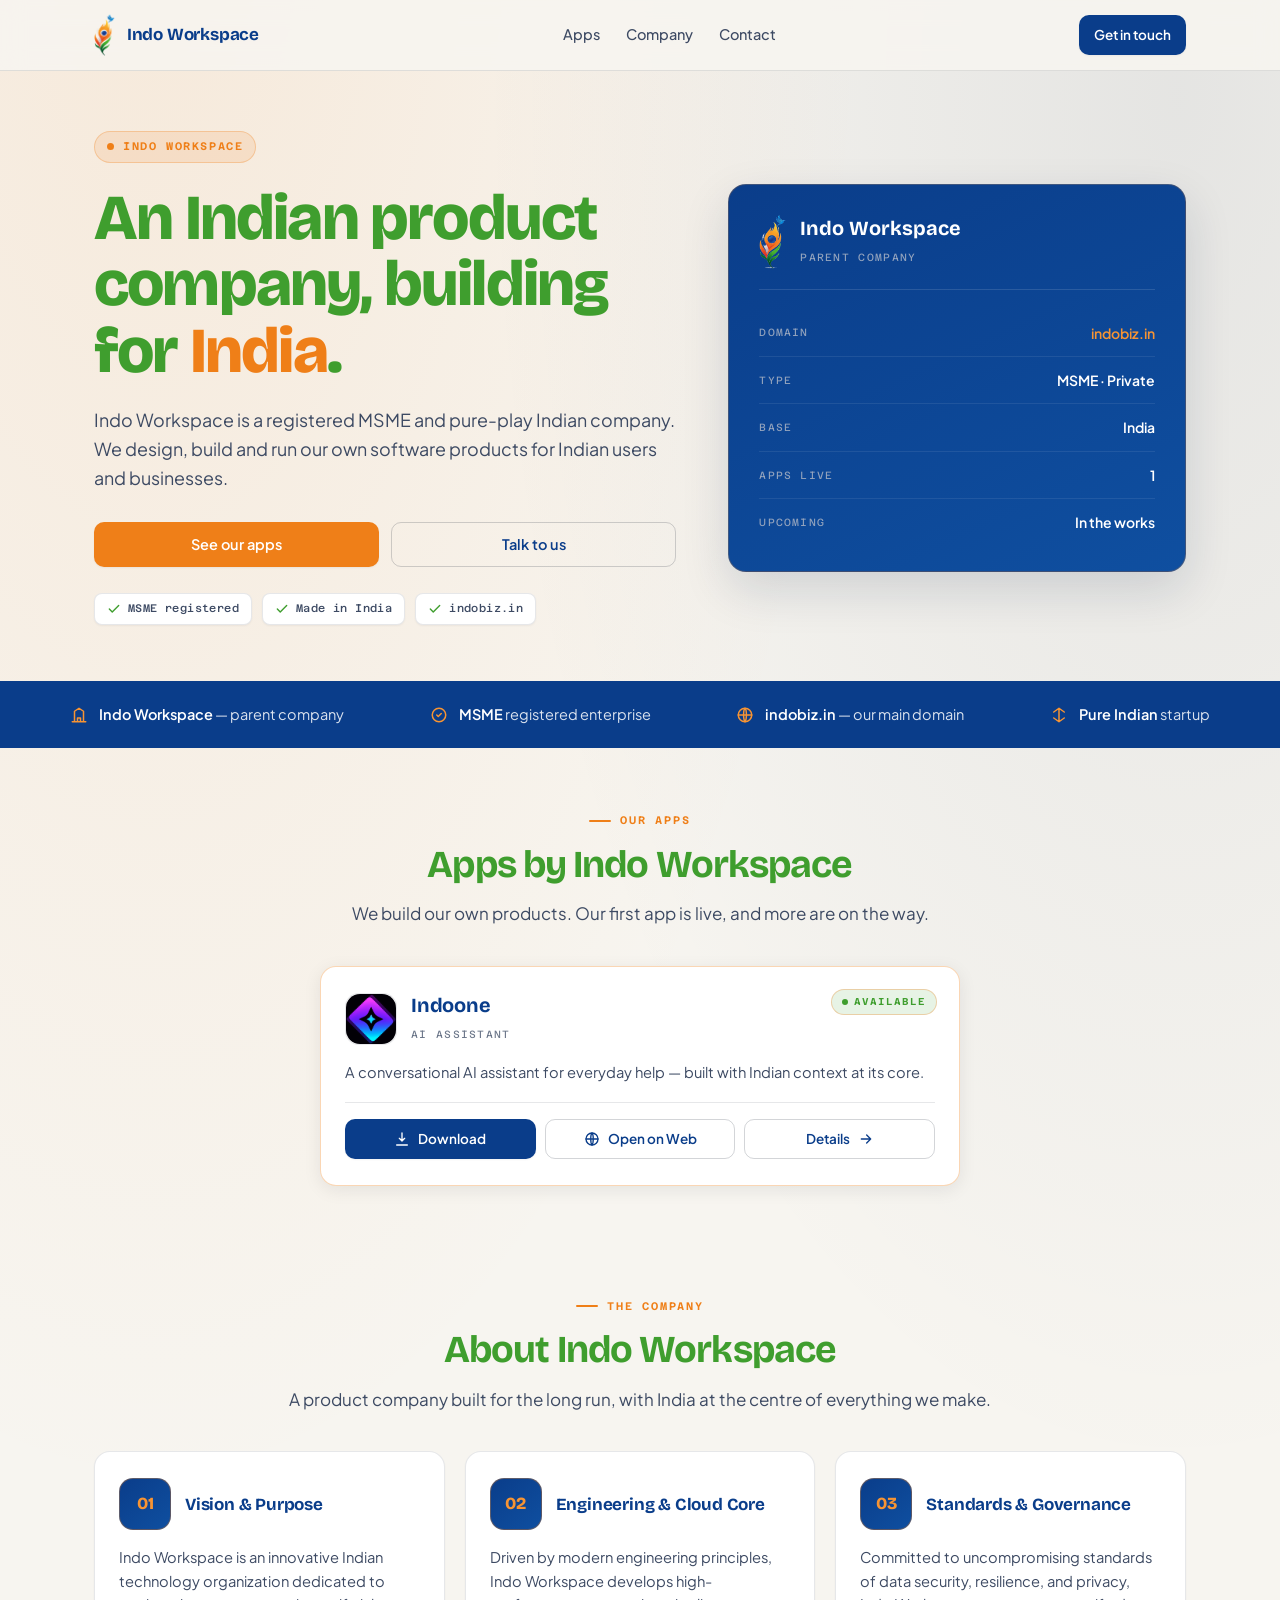
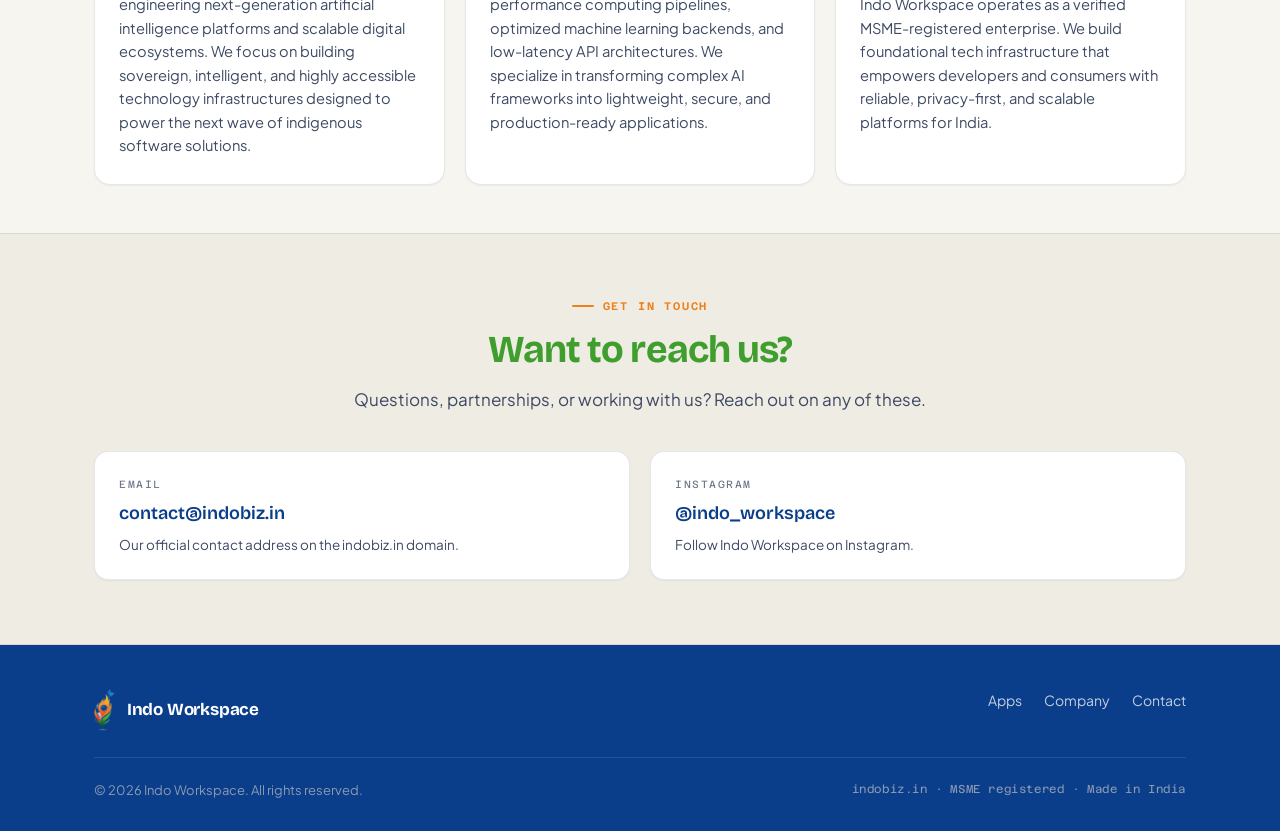
<file: index.html>
<!DOCTYPE html>
<html lang="en">
<head>
<meta charset="UTF-8">
<meta name="viewport" content="width=device-width, initial-scale=1.0">
<title>Indo Workspace</title>
<link rel="icon" type="image/png" href="assets/img/favicon.png">
<link rel="icon" href="/favicon.ico" sizes="any">
<link rel="canonical" href="https://indobiz.in/">
<script type="application/ld+json">
{
  "@context": "https://schema.org",
  "@graph": [
    {
      "@type": "WebSite",
      "name": "Indo Workspace",
      "url": "https://indobiz.in/",
      "inLanguage": "en-IN",
      "publisher": {
        "@id": "https://indobiz.in/#org"
      }
    },
    {
      "@type": "Organization",
      "@id": "https://indobiz.in/#org",
      "name": "Indo Workspace",
      "url": "https://indobiz.in/",
      "logo": "https://indobiz.in/assets/img/emblem.png",
      "description": "Indo Workspace is a registered MSME and pure-play Indian product company. We design, build and run our own software products for Indian users and businesses.",
      "foundingDate": "2026",
      "email": "contact@indobiz.in",
      "address": {
        "@type": "PostalAddress",
        "addressLocality": "Mandya",
        "addressRegion": "Karnataka",
        "addressCountry": "IN"
      },
      "areaServed": {
        "@type": "Country",
        "name": "India"
      },
      "sameAs": [
        "https://www.instagram.com/indo_workspace"
      ]
    }
  ]
}
</script>

<meta name="description" content="Indo Workspace is a registered MSME and pure-play Indian product company. We build our own apps for Indian users and businesses.">
<meta property="og:type" content="website">
<meta property="og:site_name" content="Indo Workspace">
<meta property="og:title" content="Indo Workspace">
<meta property="og:description" content="Indo Workspace is a registered MSME and pure-play Indian product company. We build our own apps for Indian users and businesses.">
<meta property="og:url" content="https://indobiz.in/">
<meta property="og:image" content="https://indobiz.in/assets/img/og-image.png">
<meta property="og:image:width" content="1200">
<meta property="og:image:height" content="630">
<meta name="twitter:card" content="summary_large_image">
<meta name="twitter:title" content="Indo Workspace">
<meta name="twitter:description" content="Indo Workspace is a registered MSME and pure-play Indian product company. We build our own apps for Indian users and businesses.">
<meta name="twitter:image" content="https://indobiz.in/assets/img/og-image.png">

<link rel="preconnect" href="https://fonts.googleapis.com">
<link rel="preconnect" href="https://fonts.gstatic.com" crossorigin>
<link href="https://fonts.googleapis.com/css2?family=Bricolage+Grotesque:opsz,wght@12..96,500;12..96,600;12..96,700;12..96,800&family=Plus+Jakarta+Sans:wght@400;500;600;700&family=Azeret+Mono:wght@400;500;600&display=swap" rel="stylesheet">
<link rel="stylesheet" href="assets/css/style.css">
</head>
<body>

<!-- NAV -->
<header class="nav">
  <div class="nav__inner">
    <a class="brand" href="#top" style="text-decoration:none">
      <img class="brand__mark" src="assets/img/emblem.png" alt="Indo Workspace">
      <span class="brand__text">
        <span class="brand__name">Indo Workspace</span>
      </span>
    </a>
    <nav class="nav__links">
      <a href="#apps">Apps</a>
      <a href="#company">Company</a>
      <a href="#contact">Contact</a>
    </nav>
    <a class="btn btn--primary btn--sm" href="#contact">Get in touch</a>
  </div>
</header>

<!-- HERO — Indo Workspace -->
<section class="hero" id="top">
  <div class="wrap hero__inner">
    <div>
      <span class="eyebrow reveal" style="--i:0">Indo Workspace</span>
      <h1 class="reveal" style="--i:1">An Indian product<br>company, building<br>for <em>India</em>.</h1>
      <p class="hero__lead reveal" style="--i:2">
        Indo Workspace is a registered MSME and pure-play Indian company. We design, build and run
        our own software products for Indian users and businesses.
      </p>
      <div class="hero__cta reveal" style="--i:3">
        <a class="btn btn--gold" href="#apps">See our apps</a>
        <a class="btn btn--ghost" href="#contact">Talk to us</a>
      </div>
      <div class="hero__meta reveal" style="--i:4">
        <span class="pill"><svg viewBox="0 0 24 24"><path d="M20 6 9 17l-5-5"/></svg>MSME registered</span>
        <span class="pill"><svg viewBox="0 0 24 24"><path d="M20 6 9 17l-5-5"/></svg>Made in India</span>
        <span class="pill"><svg viewBox="0 0 24 24"><path d="M20 6 9 17l-5-5"/></svg>indobiz.in</span>
      </div>
    </div>

    <div class="snap">
      <div class="snap__top">
        <img class="snap__mark" src="assets/img/emblem.png" alt="Indo Workspace">
        <span>
          <span class="snap__name">Indo Workspace</span><br>
          <span class="snap__tag">Parent company</span>
        </span>
      </div>
      <div class="snap__rows">
        <div class="snap__row"><span class="k">Domain</span><span class="v gold">indobiz.in</span></div>
        <div class="snap__row"><span class="k">Type</span><span class="v">MSME · Private</span></div>
        <div class="snap__row"><span class="k">Base</span><span class="v">India</span></div>
        <div class="snap__row"><span class="k">Apps live</span><span class="v">1</span></div>
        <div class="snap__row"><span class="k">Upcoming</span><span class="v">In the works</span></div>
      </div>
    </div>
  </div>
</section>

<!-- TRUST STRIP -->
<section class="trust">
  <div class="wrap trust__inner">
    <div class="trust__item"><svg viewBox="0 0 24 24"><path d="M3 21h18M6 21V7l6-4 6 4v14M10 21v-5h4v5"/></svg><span><b>Indo Workspace</b> — parent company</span></div>
    <div class="trust__item"><svg viewBox="0 0 24 24"><path d="M9 12l2 2 4-4"/><circle cx="12" cy="12" r="9"/></svg><span><b>MSME</b> registered enterprise</span></div>
    <div class="trust__item"><svg viewBox="0 0 24 24"><circle cx="12" cy="12" r="9"/><path d="M3 12h18M12 3c2.5 2.5 2.5 15 0 18M12 3c-2.5 2.5-2.5 15 0 18"/></svg><span><b>indobiz.in</b> — our main domain</span></div>
    <div class="trust__item"><svg viewBox="0 0 24 24"><path d="M12 3v18M5 8l7-5 7 5M5 16l7 5 7-5"/></svg><span><b>Pure Indian</b> startup</span></div>
  </div>
</section>

<!-- APPS -->
<section class="sec" id="apps">
  <div class="wrap">
    <div class="sec-head sec-head--center">
      <div class="kicker">Our apps</div>
      <h2>Apps by Indo Workspace</h2>
      <p>We build our own products. Our first app is live, and more are on the way.</p>
    </div>

    <div class="apps-grid" style="grid-template-columns:minmax(0,1fr);max-width:640px;margin:0 auto">
      <!-- Indoone -->
      <div class="appcard appcard--live reveal" style="--i:0">
        <span class="badge badge--live">Available</span>
        <div class="appcard__head">
          <span class="appcard__icon appcard__icon--img"><img src="apps/indoone/assets/logo.png" alt="Indoone logo"></span>
          <span>
            <span class="appcard__name">Indoone</span><br>
            <span class="appcard__cat">AI Assistant</span>
          </span>
        </div>
        <p class="appcard__desc">
          A conversational AI assistant for everyday help — built with Indian context at its core.
        </p>
        <div class="appcard__foot">
          <a class="btn btn--primary btn--sm" href="#"><svg viewBox="0 0 24 24"><path d="M12 3v12m0 0l-4-4m4 4l4-4M4 21h16"/></svg>Download</a>
          <a class="btn btn--ghost btn--sm" href="https://indooneteam.github.io/indoone/" target="_blank" rel="noopener"><svg viewBox="0 0 24 24"><circle cx="12" cy="12" r="9"/><path d="M3 12h18M12 3c2.5 2.5 2.5 15 0 18M12 3c-2.5 2.5-2.5 15 0 18"/></svg>Open on Web</a>
          <a class="btn btn--ghost btn--sm" href="apps/indoone/">Details<svg viewBox="0 0 24 24"><path d="M5 12h14M13 6l6 6-6 6"/></svg></a>
        </div>
      </div>
    </div>
  </div>
</section>

<!-- COMPANY -->
<section class="sec sec--tight" id="company">
  <div class="wrap">
    <div class="sec-head sec-head--center">
      <div class="kicker">The company</div>
      <h2>About Indo Workspace</h2>
      <p>A product company built for the long run, with India at the centre of everything we make.</p>
    </div>
    <div class="apps-grid apps-grid--3">
      <div class="appcard reveal" style="--i:0">
        <div class="appcard__head">
          <span class="appcard__icon" style="font-size:17px">01</span>
          <span><span class="appcard__name" style="font-size:17px">Vision &amp; Purpose</span></span>
        </div>
        <p class="appcard__desc" style="margin-bottom:0">Indo Workspace is an innovative Indian technology organization dedicated to engineering next-generation artificial intelligence platforms and scalable digital ecosystems. We focus on building sovereign, intelligent, and highly accessible technology infrastructures designed to power the next wave of indigenous software solutions.</p>
      </div>
      <div class="appcard reveal" style="--i:1">
        <div class="appcard__head">
          <span class="appcard__icon" style="font-size:17px">02</span>
          <span><span class="appcard__name" style="font-size:17px">Engineering &amp; Cloud Core</span></span>
        </div>
        <p class="appcard__desc" style="margin-bottom:0">Driven by modern engineering principles, Indo Workspace develops high-performance computing pipelines, optimized machine learning backends, and low-latency API architectures. We specialize in transforming complex AI frameworks into lightweight, secure, and production-ready applications.</p>
      </div>
      <div class="appcard reveal" style="--i:2">
        <div class="appcard__head">
          <span class="appcard__icon" style="font-size:17px">03</span>
          <span><span class="appcard__name" style="font-size:17px">Standards &amp; Governance</span></span>
        </div>
        <p class="appcard__desc" style="margin-bottom:0">Committed to uncompromising standards of data security, resilience, and privacy, Indo Workspace operates as a verified MSME-registered enterprise. We build foundational tech infrastructure that empowers developers and consumers with reliable, privacy-first, and scalable platforms for India.</p>
      </div>
    </div>
  </div>
</section>

<!-- CONTACT (last section on the main screen) -->
<section class="sec contact" id="contact">
  <div class="wrap">
    <div class="sec-head sec-head--center">
      <div class="kicker">Get in touch</div>
      <h2>Want to reach us?</h2>
      <p>Questions, partnerships, or working with us? Reach out on any of these.</p>
    </div>
    <div class="contact__grid contact__grid--2">
      <a class="ccard" href="mailto:contact@indobiz.in">
        <span class="ccard__label">Email</span>
        <span class="ccard__val">contact@indobiz.in</span>
        <span class="ccard__note">Our official contact address on the indobiz.in domain.</span>
      </a>
      <a class="ccard" href="https://instagram.com/indo_workspace">
        <span class="ccard__label">Instagram</span>
        <span class="ccard__val">@indo_workspace</span>
        <span class="ccard__note">Follow Indo Workspace on Instagram.</span>
      </a>
    </div>
  </div>
</section>

<!-- FOOTER -->
<footer>
  <div class="wrap">
    <div class="foot__top">
      <div class="foot__brand">
        <img class="brand__mark" src="assets/img/emblem.png" alt="Indo Workspace">
        <span class="brand__text">
          <span class="brand__name">Indo Workspace</span>
        </span>
      </div>
      <div class="foot__links">
        <a href="#apps">Apps</a>
        <a href="#company">Company</a>
        <a href="#contact">Contact</a>
      </div>
    </div>
    <div class="foot__bottom">
      <span>© 2026 Indo Workspace. All rights reserved.</span>
      <span class="mono">indobiz.in · MSME registered · Made in India</span>
    </div>
  </div>
</footer>

</body>
</html>
</file>
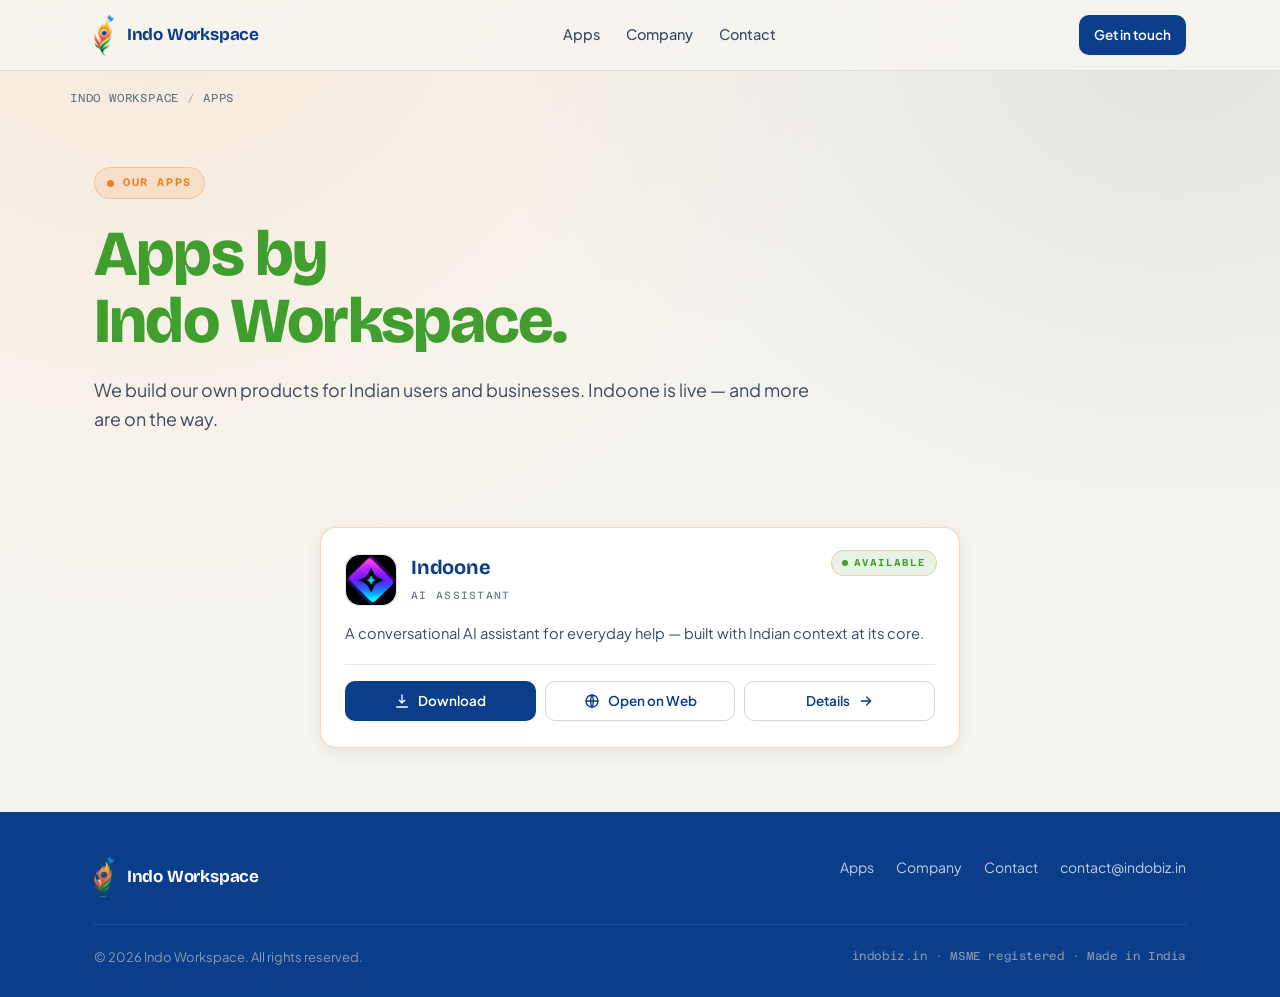
<file: apps/index.html>
<!DOCTYPE html>
<html lang="en">
<head>
<meta charset="UTF-8">
<meta name="viewport" content="width=device-width, initial-scale=1.0">
<title>Indo Workspace</title>
<link rel="icon" type="image/png" href="../assets/img/favicon.png">
<meta name="description" content="Apps by Indo Workspace: Indoone, our AI assistant, and more on the way.">
<link rel="canonical" href="https://indobiz.in/apps/">
<meta property="og:type" content="website">
<meta property="og:site_name" content="Indo Workspace">
<meta property="og:title" content="Apps by Indo Workspace">
<meta property="og:description" content="Apps built by Indo Workspace &mdash; our own products for Indian users and businesses.">
<meta property="og:url" content="https://indobiz.in/apps/">
<meta property="og:image" content="https://indobiz.in/assets/img/og-image.png">
<meta property="og:image:width" content="1200">
<meta property="og:image:height" content="630">
<meta name="twitter:card" content="summary_large_image">
<meta name="twitter:title" content="Apps by Indo Workspace">
<meta name="twitter:description" content="Apps built by Indo Workspace &mdash; our own products for Indian users and businesses.">
<meta name="twitter:image" content="https://indobiz.in/assets/img/og-image.png">
<script type="application/ld+json">
{
  "@context": "https://schema.org",
  "@type": "CollectionPage",
  "name": "Apps by Indo Workspace",
  "url": "https://indobiz.in/apps/",
  "isPartOf": {
    "@type": "WebSite",
    "name": "Indo Workspace",
    "url": "https://indobiz.in/"
  }
}
</script>

<link rel="preconnect" href="https://fonts.googleapis.com">
<link rel="preconnect" href="https://fonts.gstatic.com" crossorigin>
<link href="https://fonts.googleapis.com/css2?family=Bricolage+Grotesque:opsz,wght@12..96,500;12..96,600;12..96,700;12..96,800&family=Plus+Jakarta+Sans:wght@400;500;600;700&family=Azeret+Mono:wght@400;500;600&display=swap" rel="stylesheet">
<link rel="stylesheet" href="../assets/css/style.css">
</head>
<body>

<header class="nav">
  <div class="nav__inner">
    <a class="brand" href="../" style="text-decoration:none">
      <img class="brand__mark" src="../assets/img/emblem.png" alt="Indo Workspace">
      <span class="brand__text"><span class="brand__name">Indo Workspace</span></span>
    </a>
    <nav class="nav__links">
      <a href="./">Apps</a>
      <a href="../#company">Company</a>
      <a href="../contact/">Contact</a>
    </nav>
    <a class="btn btn--primary btn--sm" href="../contact/">Get in touch</a>
  </div>
</header>

<div class="wrap crumbs"><a href="../">Indo Workspace</a><span>/</span>Apps</div>

<section class="hero">
  <div class="wrap">
    <span class="eyebrow">Our apps</span>
    <h1>Apps by<br>Indo Workspace.</h1>
    <p class="hero__lead">We build our own products for Indian users and businesses. Indoone is live &mdash; and more are on the way.</p>
  </div>
</section>

<section class="sec" style="padding-top:8px">
  <div class="wrap">
    <div class="apps-grid" style="grid-template-columns:minmax(0,1fr);max-width:640px;margin:0 auto">
      <div class="appcard appcard--live">
        <span class="badge badge--live">Available</span>
        <div class="appcard__head">
          <span class="appcard__icon appcard__icon--img"><img src="indoone/assets/logo.png" alt="Indoone logo"></span>
          <span><span class="appcard__name">Indoone</span><br><span class="appcard__cat">AI Assistant</span></span>
        </div>
        <p class="appcard__desc">A conversational AI assistant for everyday help &mdash; built with Indian context at its core.</p>
        <div class="appcard__foot">
          <a class="btn btn--primary btn--sm" href="#"><svg viewBox="0 0 24 24"><path d="M12 3v12m0 0l-4-4m4 4l4-4M4 21h16"/></svg>Download</a>
          <a class="btn btn--ghost btn--sm" href="https://indooneteam.github.io/indoone/" target="_blank" rel="noopener"><svg viewBox="0 0 24 24"><circle cx="12" cy="12" r="9"/><path d="M3 12h18M12 3c2.5 2.5 2.5 15 0 18M12 3c-2.5 2.5-2.5 15 0 18"/></svg>Open on Web</a>
          <a class="btn btn--ghost btn--sm" href="indoone/">Details<svg viewBox="0 0 24 24"><path d="M5 12h14M13 6l6 6-6 6"/></svg></a>
        </div>
      </div>
    </div>
  </div>
</section>

<footer>
  <div class="wrap">
    <div class="foot__top">
      <div class="foot__brand">
        <img class="brand__mark" src="../assets/img/emblem.png" alt="Indo Workspace">
        <span class="brand__text"><span class="brand__name">Indo Workspace</span></span>
      </div>
      <div class="foot__links">
        <a href="./">Apps</a>
        <a href="../#company">Company</a>
        <a href="../contact/">Contact</a>
        <a href="mailto:contact@indobiz.in">contact@indobiz.in</a>
      </div>
    </div>
    <div class="foot__bottom">
      <span>&copy; 2026 Indo Workspace. All rights reserved.</span>
      <span class="mono">indobiz.in &middot; MSME registered &middot; Made in India</span>
    </div>
  </div>
</footer>

</body>
</html>
</file>
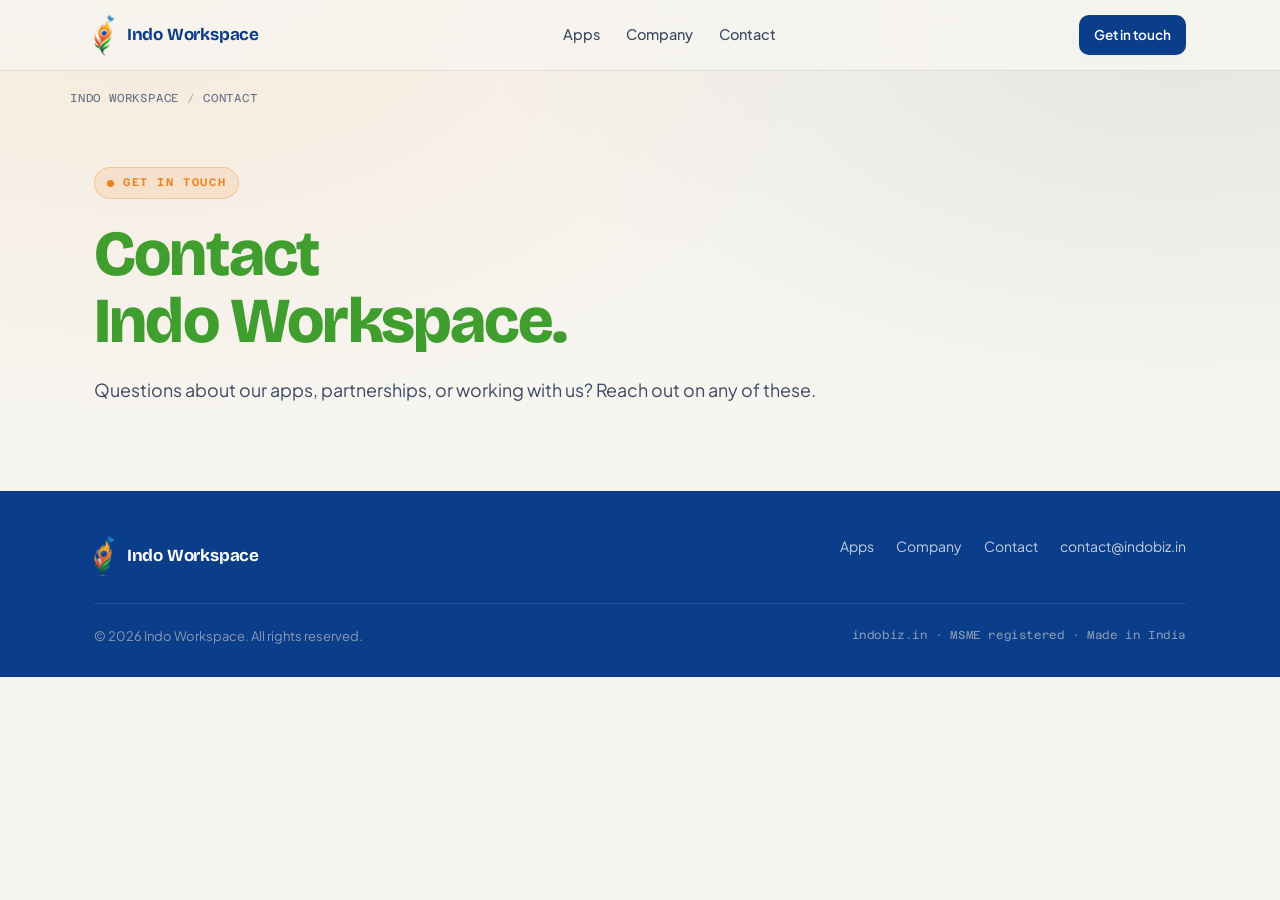
<file: contact/index.html>
<!DOCTYPE html>
<html lang="en">
<head>
<meta charset="UTF-8">
<meta name="viewport" content="width=device-width, initial-scale=1.0">
<title>Indo Workspace</title>
<link rel="icon" type="image/png" href="../assets/img/favicon.png">
<meta name="description" content="Contact Indo Workspace &mdash; email, Instagram and more.">
<link rel="canonical" href="https://indobiz.in/contact/">
<meta property="og:type" content="website">
<meta property="og:site_name" content="Indo Workspace">
<meta property="og:title" content="Contact Indo Workspace">
<meta property="og:description" content="Get in touch with Indo Workspace &mdash; email and Instagram.">
<meta property="og:url" content="https://indobiz.in/contact/">
<meta property="og:image" content="https://indobiz.in/assets/img/og-image.png">
<meta property="og:image:width" content="1200">
<meta property="og:image:height" content="630">
<meta name="twitter:card" content="summary_large_image">
<meta name="twitter:title" content="Contact Indo Workspace">
<meta name="twitter:description" content="Get in touch with Indo Workspace &mdash; email and Instagram.">
<meta name="twitter:image" content="https://indobiz.in/assets/img/og-image.png">
<script type="application/ld+json">
{
  "@context": "https://schema.org",
  "@type": "ContactPage",
  "name": "Contact Indo Workspace",
  "url": "https://indobiz.in/contact/",
  "about": {
    "@type": "Organization",
    "name": "Indo Workspace",
    "url": "https://indobiz.in/",
    "email": "contact@indobiz.in"
  }
}
</script>

<link rel="preconnect" href="https://fonts.googleapis.com">
<link rel="preconnect" href="https://fonts.gstatic.com" crossorigin>
<link href="https://fonts.googleapis.com/css2?family=Bricolage+Grotesque:opsz,wght@12..96,500;12..96,600;12..96,700;12..96,800&family=Plus+Jakarta+Sans:wght@400;500;600;700&family=Azeret+Mono:wght@400;500;600&display=swap" rel="stylesheet">
<link rel="stylesheet" href="../assets/css/style.css">
</head>
<body>

<header class="nav">
  <div class="nav__inner">
    <a class="brand" href="../" style="text-decoration:none">
      <img class="brand__mark" src="../assets/img/emblem.png" alt="Indo Workspace">
      <span class="brand__text"><span class="brand__name">Indo Workspace</span></span>
    </a>
    <nav class="nav__links">
      <a href="../apps/">Apps</a>
      <a href="../#company">Company</a>
      <a href="./">Contact</a>
    </nav>
    <a class="btn btn--primary btn--sm" href="./">Get in touch</a>
  </div>
</header>

<div class="wrap crumbs"><a href="../">Indo Workspace</a><span>/</span>Contact</div>

<section class="hero">
  <div class="wrap">
    <span class="eyebrow">Get in touch</span>
    <h1>Contact<br>Indo Workspace.</h1>
    <p class="hero__lead">Questions about our apps, partnerships, or working with us? Reach out on any of these.</p>
  </div>
</section>

<footer>
  <div class="wrap">
    <div class="foot__top">
      <div class="foot__brand">
        <img class="brand__mark" src="../assets/img/emblem.png" alt="Indo Workspace">
        <span class="brand__text"><span class="brand__name">Indo Workspace</span></span>
      </div>
      <div class="foot__links">
        <a href="../apps/">Apps</a>
        <a href="../#company">Company</a>
        <a href="./">Contact</a>
        <a href="mailto:contact@indobiz.in">contact@indobiz.in</a>
      </div>
    </div>
    <div class="foot__bottom">
      <span>&copy; 2026 Indo Workspace. All rights reserved.</span>
      <span class="mono">indobiz.in &middot; MSME registered &middot; Made in India</span>
    </div>
  </div>
</footer>

</body>
</html>
</file>
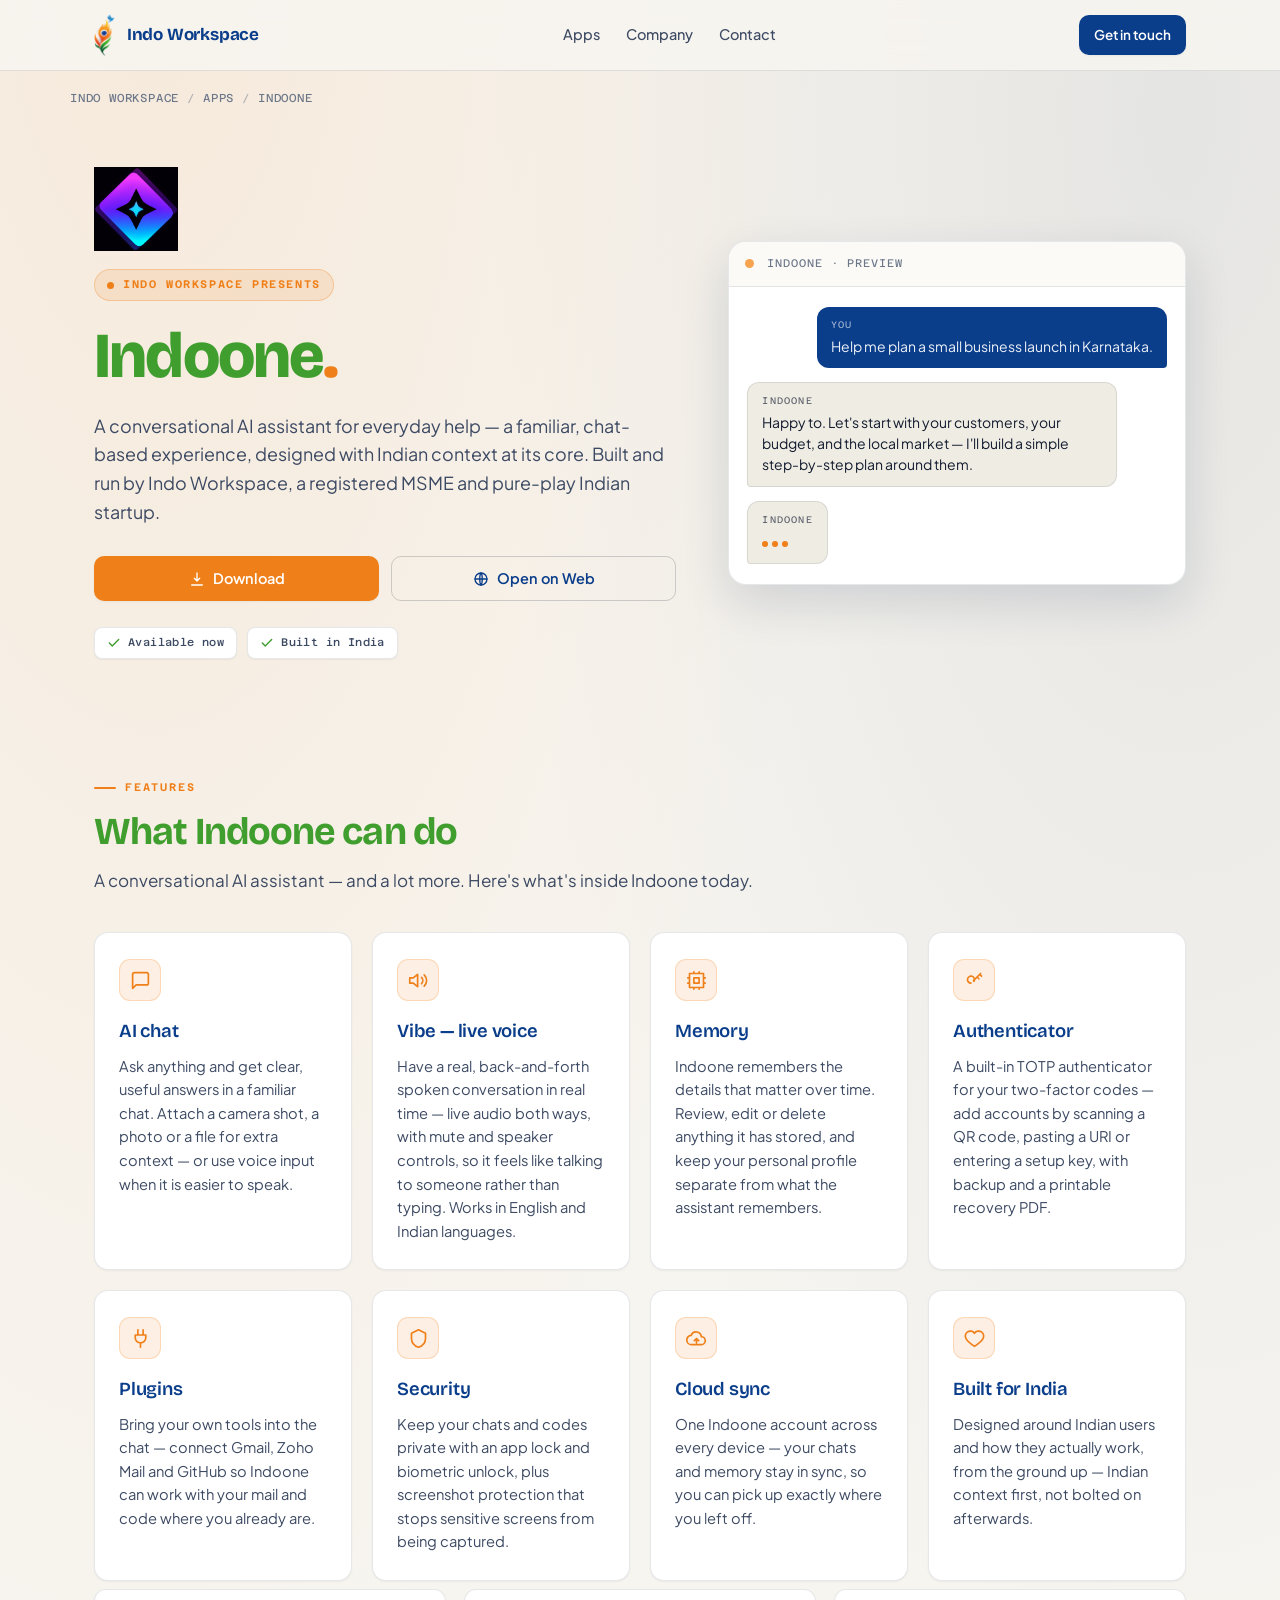
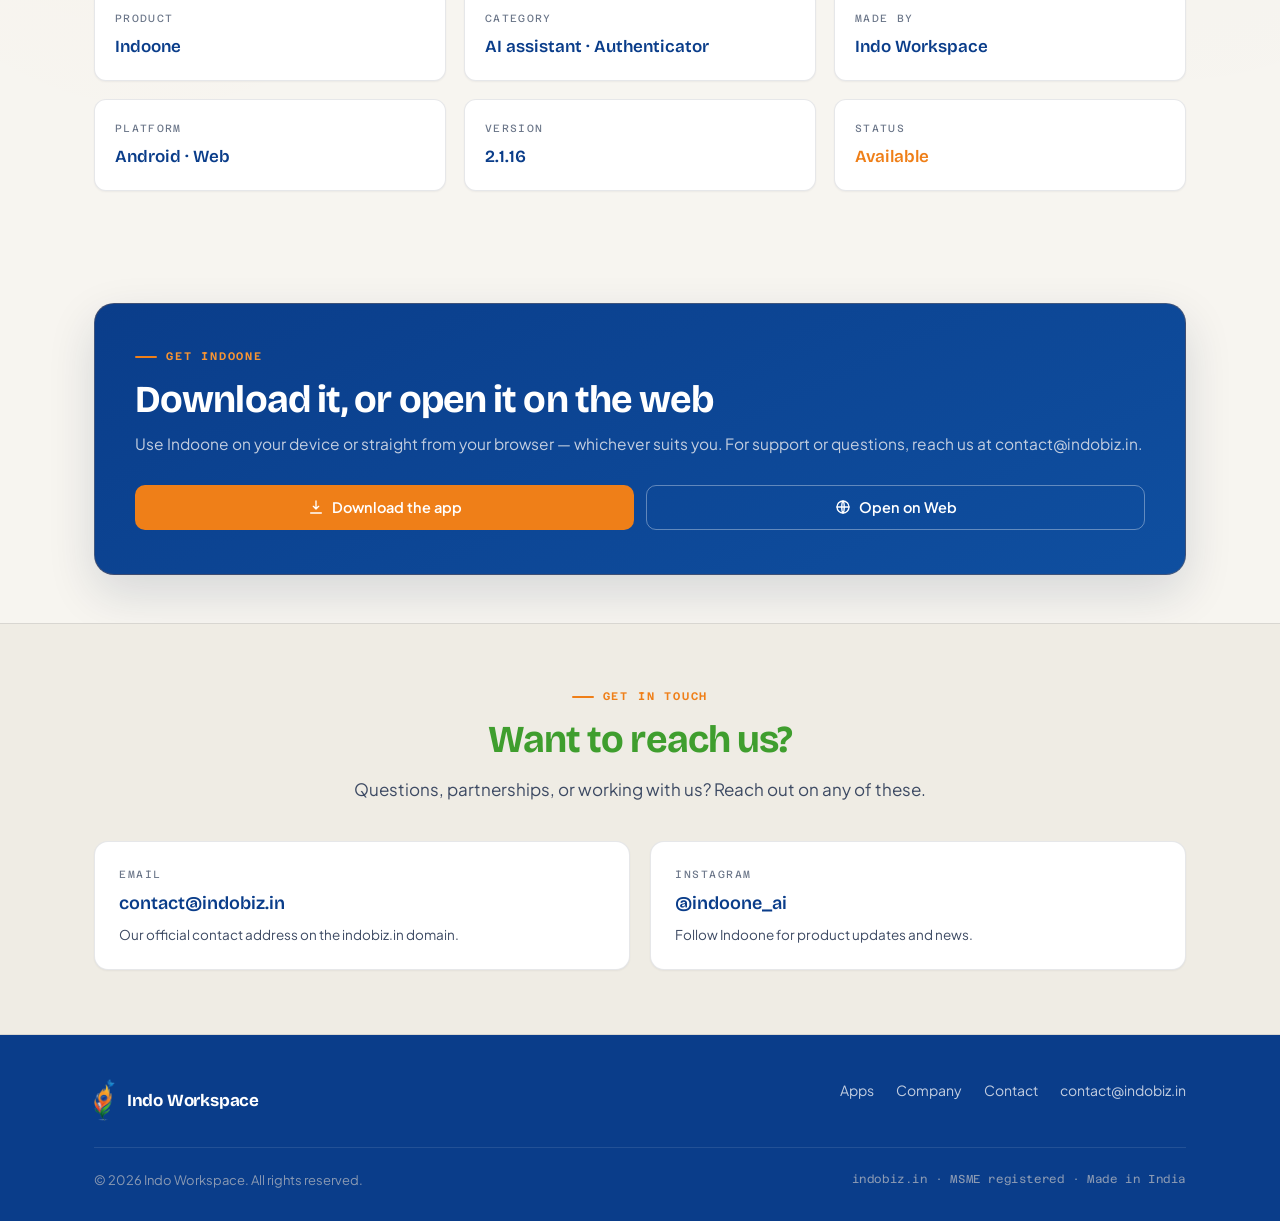
<file: apps/indoone/index.html>
<!DOCTYPE html>
<html lang="en">
<head>
<meta charset="UTF-8">
<meta name="viewport" content="width=device-width, initial-scale=1.0">
<title>Indo Workspace</title>
<link rel="icon" type="image/png" href="../../assets/img/favicon.png">
<meta name="description" content="Indoone is a conversational AI assistant built with Indian context at its core, by Indo Workspace. Download it, open it on the web, or learn more.">
<link rel="canonical" href="https://indobiz.in/apps/indoone/">
<meta property="og:type" content="website">
<meta property="og:site_name" content="Indo Workspace">
<meta property="og:title" content="Indoone &mdash; AI assistant by Indo Workspace">
<meta property="og:description" content="A conversational AI assistant for everyday help &mdash; built with Indian context at its core.">
<meta property="og:url" content="https://indobiz.in/apps/indoone/">
<meta property="og:image" content="https://indobiz.in/assets/img/og-image.png">
<meta property="og:image:width" content="1200">
<meta property="og:image:height" content="630">
<meta name="twitter:card" content="summary_large_image">
<meta name="twitter:title" content="Indoone &mdash; AI assistant by Indo Workspace">
<meta name="twitter:description" content="A conversational AI assistant for everyday help &mdash; built with Indian context at its core.">
<meta name="twitter:image" content="https://indobiz.in/assets/img/og-image.png">
<script type="application/ld+json">
{
  "@context": "https://schema.org",
  "@type": "SoftwareApplication",
  "name": "Indoone",
  "applicationCategory": "BusinessApplication",
  "operatingSystem": "Android, Web",
  "url": "https://indooneteam.github.io/indoone/",
  "description": "A conversational AI assistant for everyday help, built with Indian context at its core.",
  "publisher": {
    "@type": "Organization",
    "name": "Indo Workspace",
    "url": "https://indobiz.in/"
  },
  "sameAs": [
    "https://www.instagram.com/indoone_ai"
  ]
}
</script>

<link rel="preconnect" href="https://fonts.googleapis.com">
<link rel="preconnect" href="https://fonts.gstatic.com" crossorigin>
<link href="https://fonts.googleapis.com/css2?family=Bricolage+Grotesque:opsz,wght@12..96,500;12..96,600;12..96,700;12..96,800&family=Plus+Jakarta+Sans:wght@400;500;600;700&family=Azeret+Mono:wght@400;500;600&display=swap" rel="stylesheet">
<link rel="stylesheet" href="../../assets/css/style.css">
</head>
<body>

<!-- NAV -->
<header class="nav">
  <div class="nav__inner">
    <a class="brand" href="../../" style="text-decoration:none">
      <img class="brand__mark" src="../../assets/img/emblem.png" alt="Indo Workspace">
      <span class="brand__text">
        <span class="brand__name">Indo Workspace</span>
      </span>
    </a>
    <nav class="nav__links">
      <a href="../">Apps</a>
      <a href="../../#company">Company</a>
      <a href="../../contact/">Contact</a>
    </nav>
    <a class="btn btn--primary btn--sm" href="../../contact/">Get in touch</a>
  </div>
</header>

<div class="wrap crumbs"><a href="../../">Indo Workspace</a><span>/</span><a href="../">Apps</a><span>/</span>Indoone</div>

<!-- HERO -->
<section class="hero">
  <div class="wrap hero__inner">
    <div>
      <img class="applogo reveal" style="--i:0" src="assets/logo.png" alt="Indoone logo">
      <span class="eyebrow reveal" style="--i:1">Indo Workspace presents</span>
      <h1 class="reveal" style="--i:1">Indoone<em>.</em></h1>
      <p class="hero__lead reveal" style="--i:2">
        A conversational AI assistant for everyday help — a familiar, chat-based experience,
        designed with Indian context at its core. Built and run by Indo Workspace, a registered MSME
        and pure-play Indian startup.
      </p>
      <div class="hero__cta reveal" style="--i:3">
        <a class="btn btn--gold" href="https://indooneteam.github.io/indoone/" target="_blank" rel="noopener"><svg viewBox="0 0 24 24"><path d="M12 3v12m0 0l-4-4m4 4l4-4M4 21h16"/></svg>Download</a>
        <a class="btn btn--ghost" href="https://indooneteam.github.io/indoone/" target="_blank" rel="noopener"><svg viewBox="0 0 24 24"><circle cx="12" cy="12" r="9"/><path d="M3 12h18M12 3c2.5 2.5 2.5 15 0 18M12 3c-2.5 2.5-2.5 15 0 18"/></svg>Open on Web</a>
      </div>
      <div class="hero__meta reveal" style="--i:4">
        <span class="pill"><svg viewBox="0 0 24 24"><path d="M20 6 9 17l-5-5"/></svg>Available now</span>
        <span class="pill"><svg viewBox="0 0 24 24"><path d="M20 6 9 17l-5-5"/></svg>Built in India</span>
      </div>
    </div>

    <div class="chatcard">
      <div class="chatcard__bar"><span class="dot"></span><span class="title">Indoone · Preview</span></div>
      <div class="chatcard__body">
        <div class="msg msg--user"><span class="msg__tag">You</span>Help me plan a small business launch in Karnataka.</div>
        <div class="msg msg--ai"><span class="msg__tag">Indoone</span>Happy to. Let's start with your customers, your budget, and the local market — I'll build a simple step-by-step plan around them.</div>
        <div class="msg msg--ai"><span class="msg__tag">Indoone</span><span class="typing"><i></i><i></i><i></i></span></div>
      </div>
    </div>
  </div>
</section>

<!-- FEATURES -->
<section class="sec" id="features">
  <div class="wrap">
    <div class="sec-head">
      <div class="kicker">Features</div>
      <h2>What Indoone can do</h2>
      <p>A conversational AI assistant — and a lot more. Here's what's inside Indoone today.</p>
    </div>
    <div class="grid grid--4">
      <div class="card reveal" style="--i:0">
        <div class="card__icon"><svg viewBox="0 0 24 24"><path d="M21 15a2 2 0 0 1-2 2H7l-4 4V5a2 2 0 0 1 2-2h14a2 2 0 0 1 2 2z"/></svg></div>
        <h3>AI chat</h3>
        <p>Ask anything and get clear, useful answers in a familiar chat. Attach a camera shot, a photo or a file for extra context — or use voice input when it is easier to speak.</p>
      </div>
      <div class="card reveal" style="--i:1">
        <div class="card__icon"><svg viewBox="0 0 24 24"><path d="M11 5 6 9H2v6h4l5 4zM15.5 8.5a5 5 0 0 1 0 7M18.5 5.5a9 9 0 0 1 0 13"/></svg></div>
        <h3>Vibe — live voice</h3>
        <p>Have a real, back-and-forth spoken conversation in real time — live audio both ways, with mute and speaker controls, so it feels like talking to someone rather than typing. Works in English and Indian languages.</p>
      </div>
      <div class="card reveal" style="--i:2">
        <div class="card__icon"><svg viewBox="0 0 24 24"><path d="M4 4h16v16H4zM9 9h6v6H9zM9 2v2M15 2v2M9 20v2M15 20v2M2 9h2M2 15h2M20 9h2M20 15h2"/></svg></div>
        <h3>Memory</h3>
        <p>Indoone remembers the details that matter over time. Review, edit or delete anything it has stored, and keep your personal profile separate from what the assistant remembers.</p>
      </div>
      <div class="card reveal" style="--i:3">
        <div class="card__icon"><svg viewBox="0 0 24 24"><path d="M8 15a4 4 0 1 1 3.46-2M10.85 12.15 19 4M18 5l2 2M15 8l2 2"/></svg></div>
        <h3>Authenticator</h3>
        <p>A built-in TOTP authenticator for your two-factor codes — add accounts by scanning a QR code, pasting a URI or entering a setup key, with backup and a printable recovery PDF.</p>
      </div>
      <div class="card reveal" style="--i:4">
        <div class="card__icon"><svg viewBox="0 0 24 24"><path d="M9 2v6M15 2v6M6 8h12v3a6 6 0 0 1-12 0zM12 17v5"/></svg></div>
        <h3>Plugins</h3>
        <p>Bring your own tools into the chat — connect Gmail, Zoho Mail and GitHub so Indoone can work with your mail and code where you already are.</p>
      </div>
      <div class="card reveal" style="--i:5">
        <div class="card__icon"><svg viewBox="0 0 24 24"><path d="M12 2 4 6v6c0 5 3.4 8.5 8 10 4.6-1.5 8-5 8-10V6z"/></svg></div>
        <h3>Security</h3>
        <p>Keep your chats and codes private with an app lock and biometric unlock, plus screenshot protection that stops sensitive screens from being captured.</p>
      </div>
      <div class="card reveal" style="--i:6">
        <div class="card__icon"><svg viewBox="0 0 24 24"><path d="M17.5 19a4.5 4.5 0 0 0 0-9 6 6 0 0 0-11.6-1.6A4.5 4.5 0 0 0 6.5 19zM12 12v5M9.5 14.5 12 12l2.5 2.5"/></svg></div>
        <h3>Cloud sync</h3>
        <p>One Indoone account across every device — your chats and memory stay in sync, so you can pick up exactly where you left off.</p>
      </div>
      <div class="card reveal" style="--i:7">
        <div class="card__icon"><svg viewBox="0 0 24 24"><path d="M12 21s-7-4.35-9.5-8.5A5.5 5.5 0 0 1 12 6a5.5 5.5 0 0 1 9.5 6.5C19 16.65 12 21 12 21z"/></svg></div>
        <h3>Built for India</h3>
        <p>Designed around Indian users and how they actually work, from the ground up — Indian context first, not bolted on afterwards.</p>
      </div>
    </div>

    <div class="specs specs--3">
      <div class="spec reveal" style="--i:0"><span class="k">Product</span><span class="v">Indoone</span></div>
      <div class="spec reveal" style="--i:1"><span class="k">Category</span><span class="v">AI assistant · Authenticator</span></div>
      <div class="spec reveal" style="--i:2"><span class="k">Made by</span><span class="v">Indo Workspace</span></div>
      <div class="spec reveal" style="--i:3"><span class="k">Platform</span><span class="v">Android · Web</span></div>
      <div class="spec reveal" style="--i:4"><span class="k">Version</span><span class="v">2.1.16</span></div>
      <div class="spec reveal" style="--i:5"><span class="k">Status</span><span class="v gold">Available</span></div>
    </div>
  </div>
</section>

<!-- GET THE APP -->
<section class="sec sec--tight" id="get">
  <div class="wrap">
    <div class="getapp reveal" style="--i:0">
      <div>
        <div class="kicker" style="color:var(--gold-2)">Get Indoone</div>
        <h2>Download it, or open it on the web</h2>
        <p>Use Indoone on your device or straight from your browser — whichever suits you. For support or questions, reach us at contact@indobiz.in.</p>
      </div>
      <div class="getapp__cta">
        <a class="btn btn--onnavy" href="https://indooneteam.github.io/indoone/" target="_blank" rel="noopener"><svg viewBox="0 0 24 24"><path d="M12 3v12m0 0l-4-4m4 4l4-4M4 21h16"/></svg>Download the app</a>
        <a class="btn btn--outline-light" href="https://indooneteam.github.io/indoone/" target="_blank" rel="noopener"><svg viewBox="0 0 24 24"><circle cx="12" cy="12" r="9"/><path d="M3 12h18M12 3c2.5 2.5 2.5 15 0 18M12 3c-2.5 2.5-2.5 15 0 18"/></svg>Open on Web</a>
      </div>
    </div>
  </div>
</section>

<!-- CONTACT (Indoone's own - separate from the main page) -->
<section class="sec contact" id="contact">
  <div class="wrap">
    <div class="sec-head sec-head--center">
      <div class="kicker">Get in touch</div>
      <h2>Want to reach us?</h2>
      <p>Questions, partnerships, or working with us? Reach out on any of these.</p>
    </div>
    <div class="contact__grid contact__grid--2">
      <a class="ccard" href="mailto:contact@indobiz.in">
        <span class="ccard__label">Email</span>
        <span class="ccard__val">contact@indobiz.in</span>
        <span class="ccard__note">Our official contact address on the indobiz.in domain.</span>
      </a>
      <a class="ccard" href="https://instagram.com/indoone_ai">
        <span class="ccard__label">Instagram</span>
        <span class="ccard__val">@indoone_ai</span>
        <span class="ccard__note">Follow Indoone for product updates and news.</span>
      </a>
    </div>
  </div>
</section>

<!-- FOOTER -->
<footer>
  <div class="wrap">
    <div class="foot__top">
      <div class="foot__brand">
        <img class="brand__mark" src="../../assets/img/emblem.png" alt="Indo Workspace">
        <span class="brand__text">
          <span class="brand__name">Indo Workspace</span>
        </span>
      </div>
      <div class="foot__links">
        <a href="../">Apps</a>
        <a href="../../#company">Company</a>
        <a href="../../contact/">Contact</a>
        <a href="mailto:contact@indobiz.in">contact@indobiz.in</a>
      </div>
    </div>
    <div class="foot__bottom">
      <span>© 2026 Indo Workspace. All rights reserved.</span>
      <span class="mono">indobiz.in · MSME registered · Made in India</span>
    </div>
  </div>
</footer>

</body>
</html>
</file>
<file: assets/css/style.css>
/* ============================================================
   Indo Workspace — shared stylesheet
   Palette: blue (navy) + kesari (saffron). Two colours only.
   Used by every page. Change a value here -> changes everywhere.
   ============================================================ */

:root{
  --font-display:'Bricolage Grotesque','Plus Jakarta Sans',system-ui,sans-serif;
  --font-body:'Plus Jakarta Sans',system-ui,sans-serif;
  --font-mono:'Azeret Mono','SF Mono',Consolas,monospace;

  --bg:#f7f5f0;
  --bg-alt:#efece4;
  --surface:#ffffff;
  --surface-2:#fbfaf7;
  --border:rgba(16,24,40,0.10);
  --border-strong:rgba(16,24,40,0.18);
  --text:#121b2e;
  --text-2:#3d4a63;
  --text-dim:#6b7689;

  --navy:#0a3d8a;
  --navy-2:#0f4fa0;
  --kesari:#ef7f18;
  --kesari-2:#f79433;
  --gold:#ef7f18;
  --gold-2:#f79433;
  --gold-dim:rgba(239,127,24,0.12);
  --green:#3f9e2e;
  --green-dim:rgba(63,158,46,0.12);
  --brand-name:#0a3d8a;

  --radius:14px;
  --shadow-sm:0 1px 2px rgba(16,24,40,0.05);
  --shadow-md:0 4px 18px rgba(16,24,40,0.08);
  --shadow-lg:0 18px 48px rgba(15,37,69,0.14);
  --maxw:1140px;
}

*{box-sizing:border-box}
html{scroll-behavior:smooth}
body{
  margin:0;font-family:var(--font-body);color:var(--text);background-color:var(--bg);
  background-image:
    radial-gradient(ellipse at 12% -5%, rgba(239,127,24,0.10) 0%, transparent 45%),
    radial-gradient(ellipse at 92% 4%, rgba(15,37,69,0.08) 0%, transparent 42%);
  background-repeat:no-repeat;line-height:1.6;overflow-wrap:break-word;-webkit-font-smoothing:antialiased;
}
img{max-width:100%;display:block}
a{color:var(--gold);text-decoration:none}
a:hover{text-decoration:underline}
.wrap{max-width:var(--maxw);margin:0 auto;padding:0 24px}

/* ---------- NAV ---------- */
.nav{position:sticky;top:0;z-index:50;background:rgba(247,245,240,0.86);backdrop-filter:blur(12px);-webkit-backdrop-filter:blur(12px);border-bottom:1px solid var(--border)}
.nav__inner{max-width:var(--maxw);margin:0 auto;padding:14px 24px;display:flex;align-items:center;gap:20px;justify-content:space-between}
.brand{display:flex;align-items:center;gap:12px;min-width:0}
.brand__mark{height:42px;width:auto;flex-shrink:0;display:block;object-fit:contain}
.brand__text{display:flex;flex-direction:column;line-height:1.15;min-width:0}
.brand__name{font-family:var(--font-display);font-weight:700;font-size:17px;letter-spacing:-0.2px;color:var(--brand-name)}
.brand__sub{font-family:var(--font-mono);font-size:10px;letter-spacing:1.4px;text-transform:uppercase;color:var(--text-dim)}
.nav__links{display:flex;align-items:center;gap:26px}
.nav__links a{color:var(--text-2);font-size:14.5px;font-weight:500}
.nav__links a:hover{color:var(--navy);text-decoration:none}

/* ---------- BUTTONS ---------- */
.btn{display:inline-flex;align-items:center;gap:8px;font-family:var(--font-body);font-weight:600;font-size:14.5px;padding:10px 18px;border-radius:10px;border:1px solid transparent;cursor:pointer;transition:transform .18s ease,box-shadow .18s ease,background .18s ease;white-space:nowrap}
.btn--primary{background:var(--navy);color:#fff;box-shadow:var(--shadow-sm)}
.btn--primary:hover{background:var(--navy-2);transform:translateY(-1px);box-shadow:var(--shadow-md);text-decoration:none}
.btn--gold{background:#ef7f18;color:#fff;box-shadow:var(--shadow-sm)}
.btn--gold:hover{background:#f79433;transform:translateY(-1px);box-shadow:var(--shadow-md);text-decoration:none}
.btn--ghost{background:transparent;color:var(--navy);border-color:var(--border-strong)}
.btn--ghost:hover{background:var(--surface);transform:translateY(-1px);text-decoration:none}
.btn--sm{padding:8px 14px;font-size:13.5px}
.btn svg{width:16px;height:16px;stroke:currentColor;fill:none;stroke-width:2;stroke-linecap:round;stroke-linejoin:round}
.btn--onnavy{background:#ef7f18;color:#fff}
.btn--onnavy:hover{background:#f79433}
.btn--outline-light{background:transparent;color:#fff;border-color:rgba(255,255,255,0.35)}
.btn--outline-light:hover{background:rgba(255,255,255,0.08)}

/* ---------- HERO ---------- */
.hero{position:relative;padding:60px 0 56px;overflow:hidden}
.hero__inner{display:grid;grid-template-columns:1.12fr 0.88fr;gap:52px;align-items:center}
.eyebrow{display:inline-flex;align-items:center;gap:9px;font-family:var(--font-mono);font-size:11px;font-weight:600;text-transform:uppercase;letter-spacing:1.6px;color:var(--gold);background:var(--gold-dim);border:1px solid rgba(239,127,24,0.28);padding:6px 12px;border-radius:100px;margin-bottom:22px}
.eyebrow::before{content:'';width:7px;height:7px;border-radius:50%;background:currentColor}
.hero h1{font-family:var(--font-display);font-weight:800;font-size:clamp(38px,5.4vw,64px);line-height:1.04;letter-spacing:-1.8px;margin:0 0 22px;color:var(--green)}
.hero h1 em{font-style:normal;color:var(--gold)}
.hero__lead{font-size:clamp(17px,1.4vw,19.5px);color:var(--text-2);max-width:56ch;margin:0 0 30px}
.hero__cta{display:flex;gap:12px;margin-bottom:26px}
.hero__cta .btn{flex:1 1 0;justify-content:center;min-width:0}
.hero__meta{display:flex;flex-wrap:wrap;gap:10px}
.pill{display:inline-flex;align-items:center;gap:7px;font-family:var(--font-mono);font-size:11px;font-weight:500;letter-spacing:0.4px;color:var(--text-2);background:var(--surface);border:1px solid var(--border);padding:6px 12px;border-radius:8px;box-shadow:var(--shadow-sm)}
.pill svg{width:14px;height:14px;stroke:var(--green);fill:none;stroke-width:2.4;stroke-linecap:round;stroke-linejoin:round}

/* company snapshot card (home) */
.snap{background:linear-gradient(155deg,var(--navy),var(--navy-2));color:#dfe6f1;border-radius:18px;padding:30px 30px 26px;box-shadow:var(--shadow-lg);border:1px solid rgba(239,127,24,0.22);animation:fadeUp .5s ease-out both}
.snap__top{display:flex;align-items:center;gap:14px;padding-bottom:20px;border-bottom:1px solid rgba(255,255,255,0.12);margin-bottom:20px}
.snap__mark{height:54px;width:auto;flex-shrink:0;display:block;object-fit:contain}
.snap__name{font-family:var(--font-display);font-weight:700;font-size:20px;color:#fff;line-height:1.15}
.snap__tag{font-family:var(--font-mono);font-size:10.5px;letter-spacing:1.3px;text-transform:uppercase;color:#93a3bd}
.snap__rows{display:flex;flex-direction:column;gap:0}
.snap__row{display:flex;align-items:center;justify-content:space-between;gap:16px;padding:12px 0;border-bottom:1px solid rgba(255,255,255,0.08);font-size:14px}
.snap__row:last-child{border-bottom:none}
.snap__row .k{color:#93a3bd;font-family:var(--font-mono);font-size:10.5px;letter-spacing:1.2px;text-transform:uppercase}
.snap__row .v{color:#fff;font-weight:600;text-align:right}
.snap__row .v.gold{color:var(--gold-2)}

/* chat preview card (Indoone page) */
.chatcard{background:var(--surface);border:1px solid var(--border);border-radius:18px;box-shadow:var(--shadow-lg);overflow:hidden;animation:fadeUp .5s ease-out both}
.chatcard__bar{display:flex;align-items:center;gap:9px;padding:13px 16px;border-bottom:1px solid var(--border);background:var(--surface-2)}
.chatcard__bar .dot{width:9px;height:9px;border-radius:50%;background:var(--gold-2);opacity:.85}
.chatcard__bar .title{font-family:var(--font-mono);font-size:11px;letter-spacing:1px;text-transform:uppercase;color:var(--text-dim);margin-left:4px}
.chatcard__body{padding:20px 18px;display:flex;flex-direction:column;gap:14px}
.msg{max-width:88%;font-size:14px;line-height:1.5;padding:11px 14px;border-radius:12px}
.msg--user{align-self:flex-end;background:var(--navy);color:#eef2f8;border-bottom-right-radius:4px}
.msg--ai{align-self:flex-start;background:var(--bg-alt);color:var(--text);border-bottom-left-radius:4px;border:1px solid var(--border)}
.msg__tag{display:block;font-family:var(--font-mono);font-size:9.5px;letter-spacing:1.2px;text-transform:uppercase;opacity:.65;margin-bottom:4px}
.typing{display:inline-flex;gap:4px;align-items:center;padding:2px 0}
.typing i{width:6px;height:6px;border-radius:50%;background:var(--gold);display:inline-block;animation:blink 1.2s infinite ease-in-out}
.typing i:nth-child(2){animation-delay:.2s}
.typing i:nth-child(3){animation-delay:.4s}
@keyframes blink{0%,80%,100%{opacity:.25}40%{opacity:1}}

/* ---------- SECTIONS ---------- */
section{position:relative}
.sec{padding:64px 0}
.sec--tight{padding:48px 0}
.sec-head{max-width:720px;margin-bottom:38px}
.sec-head--center{margin-left:auto;margin-right:auto;text-align:center}
.kicker{font-family:var(--font-mono);font-size:11px;font-weight:600;text-transform:uppercase;letter-spacing:1.8px;color:var(--gold);display:flex;align-items:center;gap:9px;margin-bottom:14px}
.sec-head--center .kicker{justify-content:center}
.kicker::before{content:'';width:22px;height:2px;background:var(--gold);border-radius:2px}
h2{font-family:var(--font-display);font-weight:700;font-size:clamp(27px,3.4vw,38px);line-height:1.12;letter-spacing:-0.9px;color:var(--green);margin:0 0 14px}
.sec-head p{font-size:17px;color:var(--text-2);margin:0}

/* breadcrumbs */
.crumbs{padding:18px 0 0;font-family:var(--font-mono);font-size:11.5px;letter-spacing:.8px;text-transform:uppercase;color:var(--text-dim)}
.crumbs a{color:var(--text-dim)}
.crumbs a:hover{color:var(--gold);text-decoration:none}
.crumbs span{margin:0 8px;opacity:.5}

/* ---------- TRUST STRIP ---------- */
.trust{background:var(--navy);color:#dbe3ef;padding:0}
.trust__inner{display:flex;flex-wrap:wrap;gap:14px 40px;justify-content:space-between;align-items:center;padding:22px 0}
.trust__item{display:flex;align-items:center;gap:11px;font-size:14.5px}
.trust__item svg{width:18px;height:18px;stroke:var(--gold-2);fill:none;stroke-width:2;stroke-linecap:round;stroke-linejoin:round;flex-shrink:0}
.trust__item b{color:#fff;font-weight:600}

/* ---------- APP CARDS ---------- */
.apps-grid{display:grid;grid-template-columns:1.25fr 1fr 1fr;gap:20px;align-items:stretch}
.apps-grid>*{min-width:0}
.apps-grid--3{grid-template-columns:repeat(3,1fr)}
.appcard{background:var(--surface);border:1px solid var(--border);border-radius:16px;padding:26px 24px;box-shadow:var(--shadow-sm);display:flex;flex-direction:column;transition:transform .2s ease,box-shadow .2s ease,border-color .2s ease;position:relative}
.appcard:hover{transform:translateY(-3px);box-shadow:var(--shadow-md);border-color:var(--border-strong)}
.appcard--live{border-color:rgba(239,127,24,0.32);box-shadow:var(--shadow-md)}
.appcard__head{display:flex;align-items:center;gap:14px;margin-bottom:16px}
.appcard__icon{width:52px;height:52px;border-radius:14px;flex-shrink:0;background:linear-gradient(140deg,var(--navy),var(--navy-2));color:var(--gold-2);display:flex;align-items:center;justify-content:center;font-family:var(--font-display);font-weight:800;font-size:20px;border:1px solid rgba(239,127,24,0.35)}
.appcard--soon .appcard__icon{background:var(--bg-alt);color:var(--text-dim);border:1px dashed var(--border-strong);font-size:24px}
.appcard__name{font-family:var(--font-display);font-weight:700;font-size:20px;color:var(--navy);line-height:1.15;letter-spacing:-0.2px}
.appcard__cat{font-family:var(--font-mono);font-size:10.5px;letter-spacing:1.3px;text-transform:uppercase;color:var(--text-dim)}
.appcard__desc{font-size:14.7px;color:var(--text-2);margin:0 0 18px;flex-grow:1}
.appcard__foot{display:flex;gap:9px;align-items:center;padding-top:16px;border-top:1px solid var(--border)}
.appcard__foot .btn{flex:1 1 0;justify-content:center;min-width:0}
.appcard--soon .appcard__foot{border-top:1px dashed var(--border)}
.badge{display:inline-flex;align-items:center;gap:6px;font-family:var(--font-mono);font-size:10px;font-weight:600;letter-spacing:1px;text-transform:uppercase;padding:4px 10px;border-radius:100px;position:absolute;top:22px;right:22px}
.badge--live{color:var(--green);background:var(--green-dim);border:1px solid rgba(239,127,24,0.30)}
.badge--live::before{content:'';width:6px;height:6px;border-radius:50%;background:currentColor}
.badge--soon{color:var(--gold);background:var(--gold-dim);border:1px solid rgba(239,127,24,0.28)}

/* ---------- FEATURE GRID / CARDS ---------- */
.grid{display:grid;gap:20px}
.grid--2{grid-template-columns:repeat(2,1fr)}
.grid--4{grid-template-columns:repeat(4,1fr)}
.grid>*{min-width:0}
.card{background:var(--surface);border:1px solid var(--border);border-radius:var(--radius);padding:26px 24px;box-shadow:var(--shadow-sm);transition:transform .2s ease,box-shadow .2s ease,border-color .2s ease}
.card:hover{transform:translateY(-3px);box-shadow:var(--shadow-md);border-color:var(--border-strong)}
.card__icon{width:42px;height:42px;border-radius:11px;display:flex;align-items:center;justify-content:center;background:var(--gold-dim);border:1px solid rgba(239,127,24,0.22);margin-bottom:16px}
.card__icon svg{width:21px;height:21px;stroke:var(--gold);fill:none;stroke-width:1.9;stroke-linecap:round;stroke-linejoin:round}
.card h3{font-family:var(--font-display);font-weight:600;font-size:18.5px;color:var(--navy);margin:0 0 8px;letter-spacing:-0.2px}
.card p{margin:0;font-size:14.7px;color:var(--text-2)}

/* ---------- GET-APP BAND (Indoone page) ---------- */
.getapp{background:linear-gradient(155deg,var(--navy),var(--navy-2));color:#dfe6f1;border-radius:20px;padding:44px 40px;box-shadow:var(--shadow-lg);border:1px solid rgba(239,127,24,0.22);display:flex;flex-direction:column;gap:28px;align-items:stretch}
.getapp>*{min-width:0}
.getapp h2{color:#fff;margin-bottom:10px}
.getapp p{color:#c3cee0;font-size:15.5px;margin:0}
.getapp__cta{display:flex;gap:12px}
.getapp__cta .btn{flex:1 1 0;justify-content:center;min-width:0}

/* specs */
.specs{display:grid;grid-template-columns:repeat(4,1fr);gap:18px;margin-top:8px}
.specs--3{grid-template-columns:repeat(3,1fr)}
.spec{background:var(--surface);border:1px solid var(--border);border-radius:12px;padding:20px;box-shadow:var(--shadow-sm)}
.spec .k{font-family:var(--font-mono);font-size:10.5px;letter-spacing:1.3px;text-transform:uppercase;color:var(--text-dim);display:block;margin-bottom:6px}
.spec .v{font-family:var(--font-display);font-weight:600;font-size:17px;color:var(--navy)}
.spec .v.gold{color:var(--gold)}

/* ---------- CONTACT ---------- */
.contact{background:var(--bg-alt);border-top:1px solid var(--border);border-bottom:1px solid var(--border)}
.contact__grid{display:grid;grid-template-columns:repeat(3,1fr);gap:20px}
.contact__grid>*{min-width:0}
.contact__grid--2{grid-template-columns:repeat(2,1fr)}
.ccard{background:var(--surface);border:1px solid var(--border);border-radius:var(--radius);padding:24px;display:flex;flex-direction:column;gap:6px;box-shadow:var(--shadow-sm);transition:transform .2s ease,box-shadow .2s ease}
.ccard:hover{transform:translateY(-3px);box-shadow:var(--shadow-md)}
.ccard__label{font-family:var(--font-mono);font-size:10.5px;letter-spacing:1.5px;text-transform:uppercase;color:var(--text-dim)}
.ccard__val{font-family:var(--font-display);font-weight:600;font-size:18px;color:var(--navy);word-break:break-word}
.ccard__note{font-size:13.5px;color:var(--text-2)}
.badge-soon{display:inline-block;font-family:var(--font-mono);font-size:10px;letter-spacing:1px;text-transform:uppercase;color:var(--gold);background:var(--gold-dim);border:1px solid rgba(239,127,24,0.25);padding:3px 9px;border-radius:100px;margin-top:6px;align-self:flex-start}

/* ---------- FOOTER ---------- */
footer{background:var(--navy);color:#a9b7cd;padding:44px 0 30px}
.foot__top{display:flex;flex-wrap:wrap;gap:24px;justify-content:space-between;align-items:flex-start;padding-bottom:26px;border-bottom:1px solid rgba(255,255,255,0.1)}
.foot__brand{display:flex;align-items:center;gap:12px}
.foot__brand .brand__name{color:#fff}
.foot__brand .brand__sub{color:#8b9ab3}
.foot__links{display:flex;flex-wrap:wrap;gap:22px}
.foot__links a{color:#c3cee0;font-size:14px}
.foot__links a:hover{color:#fff}
.foot__bottom{padding-top:22px;display:flex;flex-wrap:wrap;gap:10px;justify-content:space-between;font-size:13px;color:#8b9ab3}
.foot__bottom .mono{font-family:var(--font-mono);font-size:11.5px;letter-spacing:.6px}

/* ---------- MOTION ---------- */
@keyframes fadeUp{from{opacity:0;transform:translateY(16px)}to{opacity:1;transform:translateY(0)}}
.reveal{animation:fadeUp .55s ease-out both;animation-delay:calc(var(--i,0)*0.07s)}

/* ---------- DARK MODE ---------- */
@media (prefers-color-scheme:dark){
  :root{--bg:#0b1220;--bg-alt:#0e1728;--surface:#121c2e;--surface-2:#0f1826;--border:rgba(255,255,255,0.09);--border-strong:rgba(255,255,255,0.16);--text:#e8edf5;--text-2:#b7c2d4;--text-dim:#8593a8;--navy:#0a2456;--navy-2:#0e3a7a;--kesari:#ef7f18;--kesari-2:#f79433;--gold:#f79433;--gold-2:#f9ab5c;--gold-dim:rgba(247,148,51,0.16);--green:#5bbf47;--green-dim:rgba(91,191,71,0.16);--brand-name:#8fb8ff;--shadow-sm:0 1px 2px rgba(0,0,0,0.4);--shadow-md:0 6px 20px rgba(0,0,0,0.45);--shadow-lg:0 18px 48px rgba(0,0,0,0.55)}
  body{background-image:radial-gradient(ellipse at 12% -5%,rgba(247,148,51,0.10) 0%,transparent 45%),radial-gradient(ellipse at 92% 4%,rgba(247,148,51,0.06) 0%,transparent 42%)}
  .nav{background:rgba(11,18,32,0.85)}
  h2,.hero h1{color:var(--green)}
  .card h3,.appcard__name,.ccard__val,.spec .v{color:#f2f6fc}
  .hero h1 em{color:var(--gold-2)}
  .snap,.aboutcard,.getapp{background:linear-gradient(155deg,#0a1830,#12294a)}
  .getapp p{color:#b7c2d4}
  .msg--user{background:var(--navy-2);color:#eef2f8}
  .msg--ai{background:#16223a;color:var(--text)}
}

/* ---------- RESPONSIVE ---------- */
@media (max-width:940px){
  .hero__inner{grid-template-columns:1fr;gap:40px}
  .apps-grid{grid-template-columns:1fr 1fr}
  .apps-grid--3{grid-template-columns:1fr 1fr}
  .grid--4,.specs,.specs--3{grid-template-columns:repeat(2,1fr)}
  .contact__grid,.contact__grid--2{grid-template-columns:1fr}
  .nav__links{display:none}
}
@media (max-width:620px){
  .apps-grid,.apps-grid--3{grid-template-columns:1fr}
  .grid--2,.grid--4,.specs,.specs--3,.contact__grid,.contact__grid--2{grid-template-columns:1fr}
  .sec{padding:52px 0}
  .hero{padding:52px 0 40px}
  .trust .trust__inner{justify-content:flex-start;gap:16px 26px;padding:28px 18px}
  .nav__inner{padding:12px 18px;flex-direction:column;align-items:stretch;gap:10px}
  .nav__inner .btn{width:100%;justify-content:center}
  .wrap{padding:0 18px}
  .hero__cta{flex-direction:column;align-items:stretch}
  .hero__cta .btn{width:100%}
  .appcard__foot{flex-direction:column;align-items:stretch}
  .appcard__foot .btn{width:100%}
  .getapp__cta{flex-direction:column;align-items:stretch}
  .getapp__cta .btn{width:100%}
}
@media (prefers-reduced-motion:reduce){
  *,*::before,*::after{animation-duration:.01ms!important;transition-duration:.01ms!important}
  html{scroll-behavior:auto}
}

/* ---------- APP LOGOS (each app has its own) ---------- */
.appcard__icon img{width:100%;height:100%;object-fit:contain;border-radius:inherit}
.appcard__icon--img{background:var(--surface);border:1px solid var(--border)}
.applogo{width:84px;height:84px;display:block;margin-bottom:18px}
</file>
